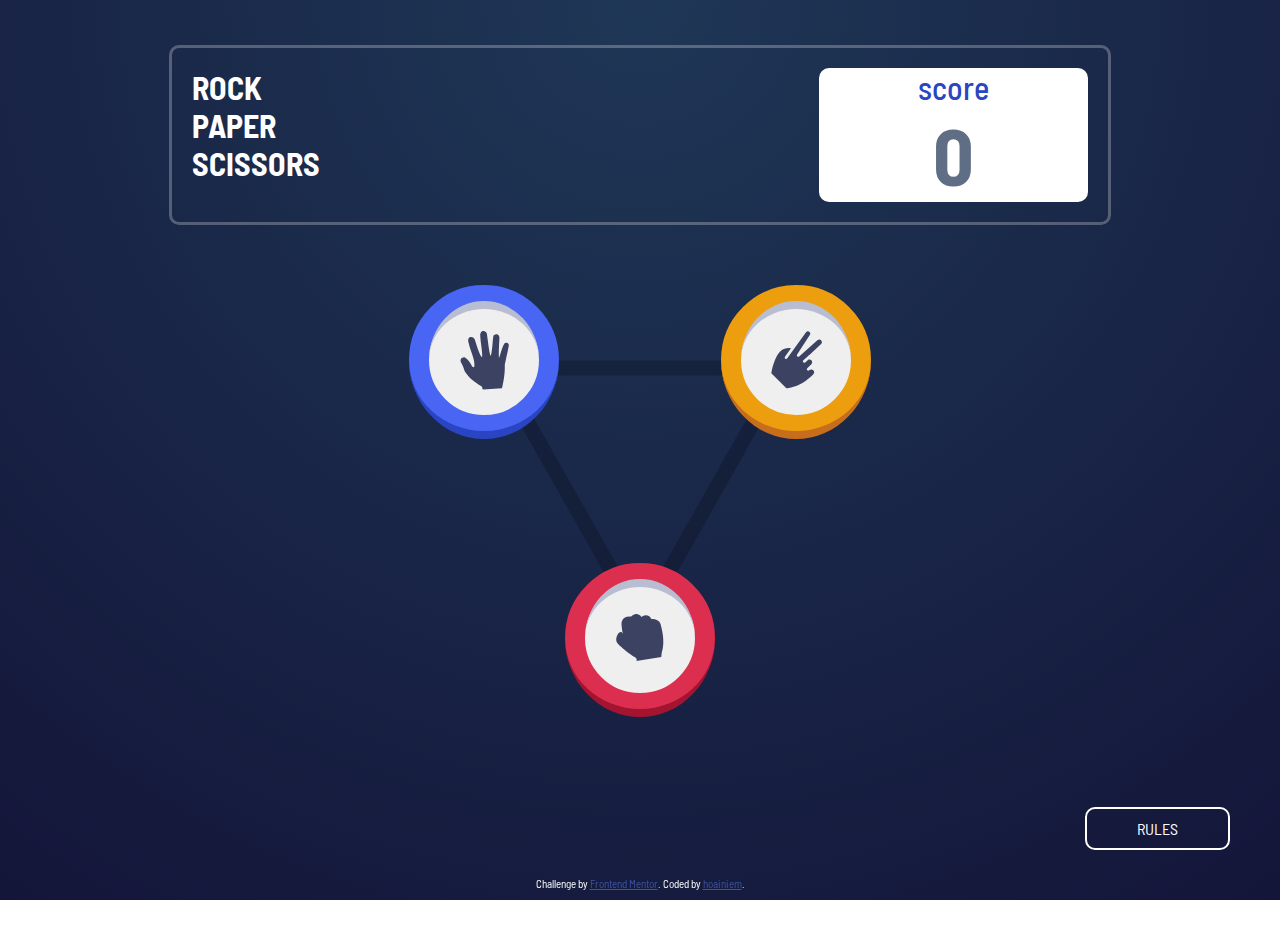
<file: rock-paper-scissors-master/index.html>
<html lang="en">
<head>
  <meta charset="UTF-8">
  <meta name="viewport" content="width=device-width, initial-scale=1.0"> <!-- displays site properly based on user's device -->
  <link rel="stylesheet" href="style.css">
  <link rel="icon" type="image/png" sizes="32x32" href="./images/favicon-32x32.png">
  
  <title>Frontend Mentor | Rock, Paper, Scissors</title>

  <!-- Feel free to remove these styles or customise in your own stylesheet 👍 -->
  <style>
    .attribution { font-size: 11px; text-align: center; }
    .attribution a { color: hsl(228, 45%, 44%); }
  </style>
</head>
<body>
  <input checked type="checkbox" id="rule-ckb">
  <div id="frame">
    <div id="score-bar">
      <div id="app-name">
        <div>ROCK</div>
        <div>PAPER</div>
        <div>SCISSORS</div>
      </div>
      <div id="score-container">
        <div>score</div>
        <div id="score">12</div>
      </div>
    </div>
    <div id="center">
      <svg class="main" id="tri" width="312" height="278" xmlns="http://www.w3.org/2000/svg"><path stroke="#000" stroke-width="15" fill="none" opacity=".2" d="M156.5 262 300 8H13z"/></svg>
      <div id="board-container">
        <div class="board">
          <p class="hide">YOU PICKED</p>
          <div class="place-holder hide" id="left-holder"></div>
        </div>
        <div class="board">
          <p class="hide">THE HOUSE PICKED</p>
          <div class="place-holder hide" id="right-holder">
          </div>
        </div>
        <div class = "hide" id="result-container">
          <div id="result"></div>
          <div id="replay-button">PLAY AGAIN</div>
        </div>
      </div>
      <div class="main token paper" idx=2></div>
      <div class="main token scissors" idx=1></div>
      <div class="main token rock" idx=0></div>
      <div class="token admin hide"></div>
    </div>
  </div>
  <label for="rule-ckb" id="rule-button">
    RULES
  </label>
  <div id="rule">
    <div id="guide">
      <div id="rule-topbar">
        <span>RULES</span>
        <label for="rule-ckb">
          <svg xmlns="http://www.w3.org/2000/svg" width="20" height="20"><path fill="#3B4262" fill-rule="evenodd" d="M16.97 0l2.122 2.121-7.425 7.425 7.425 7.425-2.121 2.12-7.425-7.424-7.425 7.425L0 16.97l7.425-7.425L0 2.121 2.121 0l7.425 7.425L16.971 0z" opacity=".25"/></svg>
        </label>
      </div>
      <svg xmlns="http://www.w3.org/2000/svg" width="304" height="270"><defs><linearGradient id="a" x1="50%" x2="50%" y1="0%" y2="100%"><stop offset="0%" stop-color="#FFF" stop-opacity=".097"/><stop offset="100%" stop-color="#FFF" stop-opacity="0"/></linearGradient><linearGradient id="b" x1="50%" x2="50%" y1="0%" y2="100%"><stop offset="0%" stop-color="#FFF" stop-opacity=".097"/><stop offset="100%" stop-color="#FFF" stop-opacity="0"/></linearGradient></defs><g fill="none" fill-rule="evenodd"><ellipse cx="53.189" cy="54.815" fill="#B1B4C5" rx="53.189" ry="54.815"/><ellipse cx="53.189" cy="52.385" fill="url(#a)" rx="53.189" ry="52.385"/><g transform="translate(12.357 12.421)"><ellipse cx="40.832" cy="41.044" fill="#E1E4ED" rx="40.832" ry="41.044"/><path fill="#8A90AC" fill-rule="nonzero" d="M56.697 30.417a2.125 2.125 0 00-.904-.146c-.417.03-.755.201-.955.481-1.177 1.666-2.141 4.81-2.919 7.337-.357 1.169-.836 2.733-1.183 3.475-.362-2.08.047-9.697.206-12.63l.002-.047c.11-2.038.125-2.396.1-2.553-.174-1.118-.618-1.852-1.319-2.18-.708-.333-1.629-.186-2.62.417-.497.303-.635 1.345-1.061 6.067l-.002.02c-.235 2.595-.776 8.568-1.441 9.563-.75-1.392-1.784-9.3-2.23-12.722-.312-2.397-.494-3.774-.616-4.19-.257-.87-1.343-1.611-2.418-1.653-.895-.044-1.629.415-1.98 1.214-.655.736-.423 3.179.302 8.964.344 2.754 1.056 8.441.608 9.08-.893-.099-2.427-3.661-4.559-10.592-.598-1.942-.783-2.525-.967-2.78-.362-.891-1.593-1.578-2.696-1.5a2.314 2.314 0 00-.277.036c-.578.116-1.896.653-1.615 3.13.779 3.435 1.624 5.957 2.445 8.405l.016.05c.491 1.465.955 2.85 1.387 4.388 1.016 3.63.621 5.882.616 5.907-.034.232-.105.374-.211.423a.405.405 0 01-.143.033c-.322.023-.805-.193-1.055-.333-.568-1.098-3.4-6.33-5.967-7.055L25.15 41l-.093.008c-.942.09-1.634.45-2.057 1.068-.67.978-.393 2.224-.325 2.474l.038.09c.02.037 2.079 3.825 2.397 5.587.275 1.511 1.696 3.148 2.838 4.464l.047.054c.373.43.695.802.948 1.146 3.316 3.492 8.558 6.428 8.601 6.452.654.487 1.018.958 1.056 1.363a.595.595 0 01-.117.43l-.114.12.725.711 13.832-.98.59-2.73c1.823-7.705 1.442-14.275 1.436-14.319.007-.242.518-2.58.93-4.468l.011-.048c.82-3.763 1.838-8.444 2.034-10.225.085-.761-.398-1.46-1.23-1.779z"/></g><g transform="translate(196)"><ellipse cx="53.686" cy="54.815" fill="#B1B4C5" rx="53.686" ry="54.815"/><ellipse cx="53.686" cy="52.385" fill="url(#b)" rx="53.686" ry="52.385"/><g transform="translate(12.473 12.421)"><ellipse cx="41.214" cy="41.044" fill="#E1E4ED" rx="41.214" ry="41.044"/><path fill="#8A90AC" fill-rule="nonzero" d="M30.455 40.692l4.451-6.234c-1.85-.307-5.248-.375-8.031 2.397-4.388 4.37-6.165 13.809-6.535 16.093l11.15 11.105c2.008-.17 10.896-1.353 19.46-9.881.09-.184 2.177-1.72.471-3.418-.814-.81-2.162-.796-2.993.033a1.051 1.051 0 01-1.497.015 1.04 1.04 0 01.015-1.49l3.026-3.014c1.538-1.532.089-4.116-2.058-3.495l-2.477 2.112a1.065 1.065 0 01-1.497-.103c-.384-.443-.302-1.114.135-1.492 8.654-7.562 7.39-6.65 12.958-11.848 2.08-1.725-.536-4.776-2.586-3.03L40.978 40.506a1.051 1.051 0 01-1.378-.015c-.445-.383-.455-.934-.164-1.37l9.395-14.545c1.373-1.852-1.33-3.91-2.776-2.042L32.164 41.881a1.05 1.05 0 01-1.47.255 1.02 1.02 0 01-.24-1.444z"/></g></g><g transform="translate(98 160)"><ellipse cx="53.686" cy="54.815" fill="#B1B4C5" rx="53.686" ry="54.815"/><ellipse cx="53.686" cy="52.385" fill="url(#b)" rx="53.686" ry="52.385"/><g transform="translate(12.473 12.421)"><ellipse cx="41.214" cy="41.044" fill="#E1E4ED" rx="41.214" ry="41.044"/><path fill="#8A90AC" fill-rule="nonzero" d="M57.179 35.15c-.475-5.997-7.208-5.385-7.208-5.385-2.842-5.01-7.281-1.381-7.281-1.381-3.41-4.911-7.687-.36-7.687-.36-7.373-.796-7.087 5.234-7.087 5.234-.173 1.917 1.04 7.847 1.04 7.847-1.094-3.418-3.467-.581-3.467-.581-2.917 4.502-.721 6.967-.721 6.967 3.947 4.626 12.357 10.18 12.357 10.18 3.046 1.745 1.757 3.3 1.757 3.3l18.42-3.044.424-3.494c2.8-8.472-.547-19.284-.547-19.284z"/></g></g><text fill="#B1B4C5" font-family="BarlowSemiCondensed-Bold, Barlow Semi Condensed" font-size="13" font-style="condensed" font-weight="bold"><tspan x="134" y="31">BEATS</tspan></text><text fill="#B1B4C5" font-family="BarlowSemiCondensed-Bold, Barlow Semi Condensed" font-size="13" font-style="condensed" font-weight="bold"><tspan x="40" y="147">BEATS</tspan></text><text fill="#B1B4C5" font-family="BarlowSemiCondensed-Bold, Barlow Semi Condensed" font-size="13" font-style="condensed" font-weight="bold"><tspan x="235" y="147">BEATS</tspan></text><g fill="#B1B4C5" transform="matrix(-1 0 0 1 177 39)"><rect width="50" height="4" y="10" rx="2"/><path d="M41.963 2.015l8.59 8.728c.716.727.71 1.896-.013 2.616a1.833 1.833 0 01-2.6-.013l-8.59-8.728a1.855 1.855 0 01.013-2.616 1.833 1.833 0 012.6.013z"/><path d="M39.35 19.382l8.59-8.728a1.833 1.833 0 012.6-.013c.723.72.729 1.889.013 2.616l-8.59 8.728a1.833 1.833 0 01-2.6.013 1.855 1.855 0 01-.013-2.616z"/></g><g fill="#B1B4C5" transform="scale(1 -1) rotate(-55 -82.574 -131.195)"><rect width="50" height="4" y="10" rx="2"/><path d="M41.963 2.015l8.59 8.728c.716.727.71 1.896-.013 2.616a1.833 1.833 0 01-2.6-.013l-8.59-8.728a1.855 1.855 0 01.013-2.616 1.833 1.833 0 012.6.013z"/><path d="M39.35 19.382l8.59-8.728a1.833 1.833 0 012.6-.013c.723.72.729 1.889.013 2.616l-8.59 8.728a1.833 1.833 0 01-2.6.013 1.855 1.855 0 01-.013-2.616z"/></g><g fill="#B1B4C5" transform="rotate(-55 240.022 -103.651)"><rect width="50" height="4" y="10" rx="2"/><path d="M41.963 2.015l8.59 8.728c.716.727.71 1.896-.013 2.616a1.833 1.833 0 01-2.6-.013l-8.59-8.728a1.855 1.855 0 01.013-2.616 1.833 1.833 0 012.6.013z"/><path d="M39.35 19.382l8.59-8.728a1.833 1.833 0 012.6-.013c.723.72.729 1.889.013 2.616l-8.59 8.728a1.833 1.833 0 01-2.6.013 1.855 1.855 0 01-.013-2.616z"/></g></g></svg>
    </div>
  </div>
  <div class="attribution">
    Challenge by <a href="https://www.frontendmentor.io?ref=challenge" target="_blank">Frontend Mentor</a>. 
    Coded by <a href="#">hoainiem</a>.
  </div>
</body>
<script src="script.js"></script>
</html>
</file>
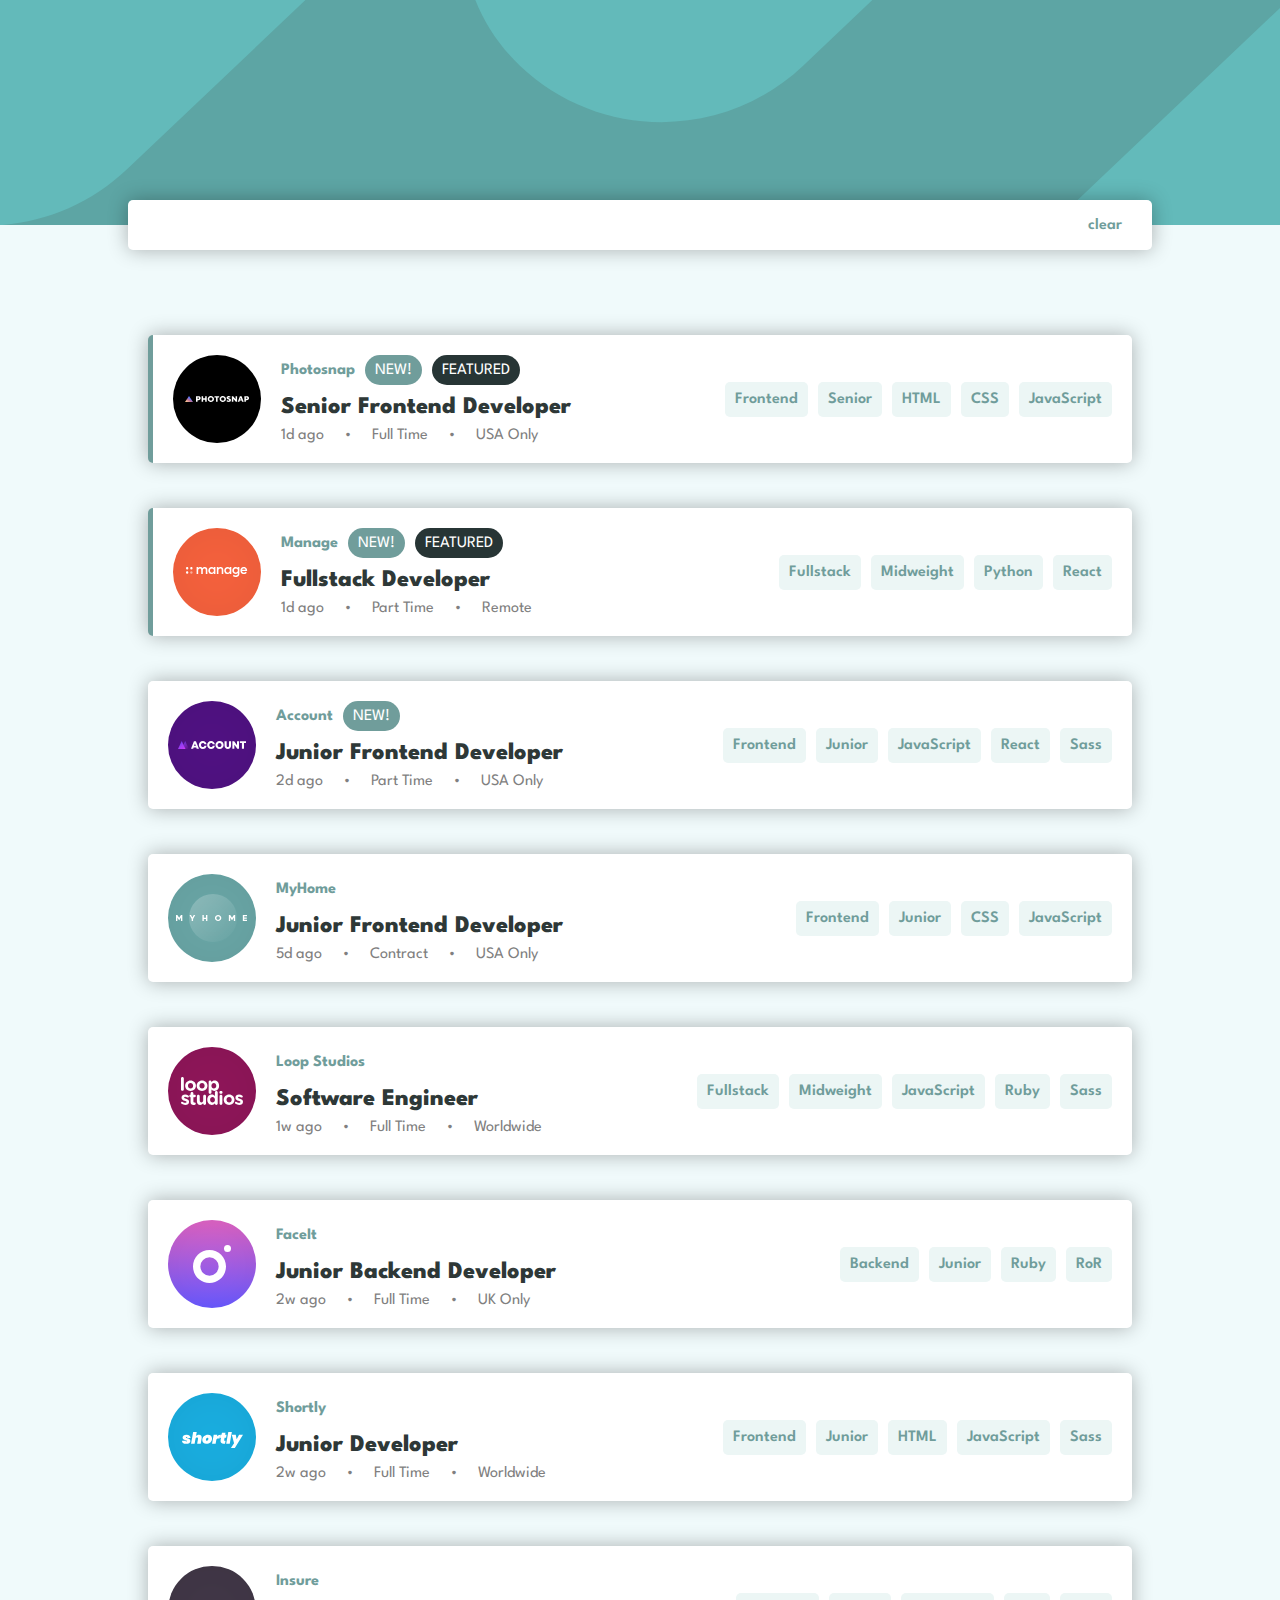
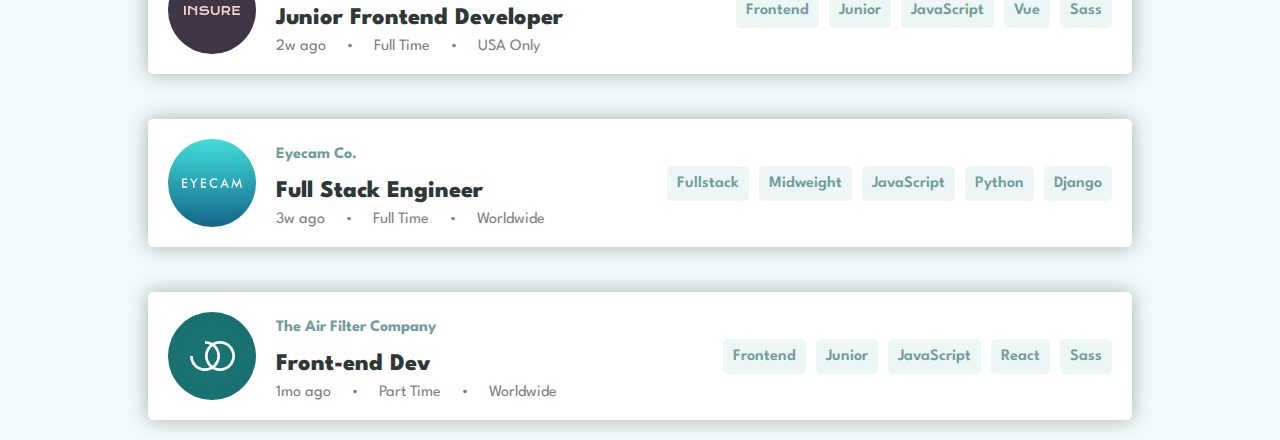
<file: static-job-listings-master/index.html>
<html>
<head>
  <meta charset="UTF-8">
  <meta name="viewport" content="width=device-width, initial-scale=1.0"> <!-- displays site properly based on user's device -->
  <link rel="stylesheet" href="style.css">
  <link rel="icon" type="image/png" sizes="32x32" href="./images/favicon-32x32.png">
  
  <title>Frontend Mentor | Job Listings</title>

  <!-- Feel free to remove these styles or customise in your own stylesheet 👍 -->
  <style>
    .attribution { font-size: 11px; text-align: center; }
    .attribution a { color: hsl(228, 45%, 44%); }
  </style>
</head>
<div id="inp-container">
  <input type="radio" name="role" id="roleAll" checked>
  <input type="radio" name="level" id="levelAll" checked>
</div>
<body>
  <svg viewBox="0 0 1440 156" xmlns="http://www.w3.org/2000/svg" xmlns:xlink="http://www.w3.org/1999/xlink"><defs><path id="a" d="M0 0h1440v156H0z"/></defs><g fill="none" fill-rule="evenodd"><mask id="b" fill="#fff"><use xlink:href="#a"/></mask><use xlink:href="#a"/><g mask="url(#b)" fill="#63BABA"><path d="M495.73 563.419c-51.439-48.795-53.583-130.05-4.788-181.489a128.377 128.377 0 0 1 4.789-4.789l418.16-396.66c55.045-52.215 141.329-52.215 196.374 0 50.418 47.825 53.478 126.835 7.634 178.39l188.06-178.39c55.045-52.215 141.328-52.215 196.373 0 51.44 48.794 53.583 130.049 4.789 181.488a128.377 128.377 0 0 1-4.789 4.789l-418.158 396.658c-55.045 52.215-141.329 52.215-196.374 0-50.418-47.825-53.478-126.835-7.634-178.39L692.104 563.42c-55.045 52.215-141.328 52.215-196.373 0ZM360.464 45.523c-51.44-48.794-53.583-130.05-4.789-181.488a128.377 128.377 0 0 1 4.789-4.79l418.163-396.663c55.046-52.215 141.33-52.215 196.374 0 51.44 48.794 53.583 130.05 4.789 181.488a128.376 128.376 0 0 1-4.789 4.79L556.837 45.522c-55.045 52.215-141.328 52.215-196.373 0Zm-468.795 71.832c-51.439-48.795-53.583-130.05-4.789-181.489a128.377 128.377 0 0 1 4.79-4.788l418.16-396.661c55.045-52.215 141.328-52.215 196.373 0 51.44 48.794 53.583 130.05 4.79 181.488a128.378 128.378 0 0 1-4.79 4.789l-418.16 396.66c-55.045 52.216-141.329 52.216-196.374 0Z"/></g></g></svg>
  <div id="frame">
    <div id="filter-bar">
      <div id="filter">
        <div class="filter-item filter-role">
          <input type="radio" name="role" id="Frontend">
          <div>Frontend</div>
          <input type="radio" name="role" id="Backend">
          <div>Backend</div>
          <input type="radio" name="role" id="Fullstack">
          <div>Fullstack</div>
          <label class="filter-remove" for="roleAll">
            <svg xmlns="http://www.w3.org/2000/svg" viewbox="0 0 14 14"><path fill="#FFF" fill-rule="evenodd" d="M11.314 0l2.121 2.121-4.596 4.596 4.596 4.597-2.121 2.121-4.597-4.596-4.596 4.596L0 11.314l4.596-4.597L0 2.121 2.121 0l4.596 4.596L11.314 0z"/></svg>
          </label>
        </div>
        <div class="filter-item filter-level">
          <input type="radio" name="level" id="Junior">
          <div>Junior</div>
          <input type="radio" name="level" id="Midweight">
          <div>Midweight</div>
          <input type="radio" name="level" id="Senior">
          <div>Senior</div>
          <label class="filter-remove" for="levelAll">
            <svg xmlns="http://www.w3.org/2000/svg" viewbox="0 0 14 14"><path fill="#FFF" fill-rule="evenodd" d="M11.314 0l2.121 2.121-4.596 4.596 4.596 4.597-2.121 2.121-4.597-4.596-4.596 4.596L0 11.314l4.596-4.597L0 2.121 2.121 0l4.596 4.596L11.314 0z"/></svg>
          </label>
        </div>
        <!-- <div class="filter-item">
          <div>JavaScript</div>
          <label class="filter-remove" for="">
            <svg xmlns="http://www.w3.org/2000/svg" viewbox="0 0 14 14"><path fill="#FFF" fill-rule="evenodd" d="M11.314 0l2.121 2.121-4.596 4.596 4.596 4.597-2.121 2.121-4.597-4.596-4.596 4.596L0 11.314l4.596-4.597L0 2.121 2.121 0l4.596 4.596L11.314 0z"/></svg>
          </label>
        </div> -->

      </div>
      <div id="clear-button">clear</div>
    </div>
    <div id="job-container">

    </div>
  </div>
  <!-- <div class="attribution">
    Challenge by <a href="https://www.frontendmentor.io?ref=challenge" target="_blank">Frontend Mentor</a>. 
    Coded by <a href="#">Your Name Here</a>.
  </div> -->
</body>
<script src="script.js"></script>
</html>
</file>
<file: rock-paper-scissors-master/style.css>
@import url('https://fonts.googleapis.com/css2?family=Barlow+Semi+Condensed:ital,wght@0,100;0,200;0,300;0,400;0,500;0,600;0,700;0,800;0,900;1,100;1,200;1,300;1,400;1,500;1,600;1,700;1,800;1,900&display=swap');

:root {
    --med_token: 150px;
    --load_dur: 2s;
}

body > * {
    box-sizing: border-box;
}

body {
    height: 100vh;
    background-image: radial-gradient(circle at 50% 0, hsl(214, 47%, 23%), hsl(237, 49%, 15%));
    /* background-size: cover; */
    background-repeat: no-repeat;
    overflow: hidden;
    margin: 0;
    font-family: "Barlow Semi Condensed", sans-serif;
}

#rule {
    width: 100%;
    height: 100%;
    background-color: rgba(0, 0, 0, 0.3);
    position: absolute;
    margin: 0;
}

#guide {
    background-color: white;
    position: absolute;
    top: 50%;
    left: 50%;
    transform: translate(-50%, -50%);
    padding: 40px;
    border-radius: 5px;
}

#rule-topbar {
    display: flex;
    justify-content: space-between;
    margin-bottom: 50px;
    color: hsl(229, 25%, 31%);
    font-size: 2em;
    font-weight: 700;
    align-items: center;
}

#rule-button {
    color: white;
    font-weight: 400;
    padding: 10px;
    border: 2px solid white;
    position: absolute;
    bottom: 50px;
    right: 50px;
    border-radius: 10px;
    padding-inline: 50px;
    cursor: pointer;
    transition: all 0.5s;
}

#rule-button:hover {
    background-color: white;
    color: hsl(229, 25%, 31%);
    box-shadow: 0 0 20px rgba(255, 255, 255, 0.5);
}

#rule-ckb {
    display: none;
}

body:has(#rule-ckb:checked) #rule {
    display: none;
}

#rule-topbar > label{
    cursor: pointer;
}

#frame {
    /* background-color: white; */
    position: absolute;
    inset: 0 15% 0 15%;
    display: flex;
    flex-direction: column;
    padding-top: 5vh;
    align-items: center;
    gap: 15vh;
}

#score-bar {
    width: 100%;
    border: 3px solid rgba(225, 225, 225, 0.3);
    border-radius: 10px;
    padding: 20px;
    display: flex;
    justify-content: space-between;
}

#app-name {
    color: white;
    font-size: 2em;
    font-weight: 700;
    display: flex;
    flex-direction: column;
    gap: 0;
}

#app-name div{
    margin: 0;
}

#score-container {
    background-color: white;
    flex-basis: 30%;
    border-radius: 10px;
    display: flex;
    flex-direction: column;
    justify-content: center;
    align-items: center;
    gap: 0;
}

#score-container div:first-child {
    color: hsl(229, 64%, 46%);
    font-weight: 500;
    font-size: 2em;
}

#score-container div:last-child {
    color: hsl(217, 16%, 45%);
    font-size: 5em;
    font-weight: 700;
}

#center {
    position: relative;
    /* background-color: white; */
    width: 100%;
    height: 278px;
}

#tri {
    position: absolute;
    left: calc(50% - 156px);
}

.token {
    width: var(--med_token);
    height: var(--med_token);
    border-radius: 50%;
    background-color: rgba(239,239,239,255);
    position: absolute;
    display: flex;
    justify-content: center;
    align-items: center;
    box-sizing: border-box;
    border: 20px solid black;
    cursor: pointer;
}

.token::after {
    content: '';
    position: absolute;
    border-radius: 50%;
    width: var(--med_token);
    height: var(--med_token);
    background-color: transparent;
}

.token::before {
    content: '';
    position: absolute;
    border-radius: 50%;
    width: 100%;
    height: 100%;
    background-color: transparent;
    border-top: 8px solid rgba(184,189,210,255);
}

#center > .token:nth-of-type(2) {
    top: calc(-1 * (var(--med_token) / 2));
    left: calc(50% - 1 * (var(--med_token) / 2) - 156px);
}

#center > .token:nth-of-type(3) {
    top: calc(-1 * (var(--med_token) / 2));
    right: calc(50% - 1 * (var(--med_token) / 2) - 156px);
}

#center > .token:nth-of-type(4) {
    bottom: calc(-1 * (var(--med_token) / 2));
    left: calc(50% - 1 * (var(--med_token) / 2));
}

div[idx="2"] {
    border-color: hsl(230, 89%, 62%);
}

div[idx="2"]::after {
    border-bottom: 8px solid rgba(41,69,195,255);
}

.token[idx="1"] {
    border-color:  hsl(39, 89%, 49%);
}

.token[idx="1"]::after {
    border-bottom: 8px solid rgba(199,110,28,255);
}

.token[idx="0"] {
    border-color: hsl(349, 71%, 52%);
}

.token[idx="0"]::after {
    border-bottom: 8px solid rgba(162,20,48,255);
}

.hide {
    visibility: hidden;
}

.board {
    color: white;
    font-weight: 600;
    font-size: 1.5em;
    display: flex;
    flex-direction: column;
    align-items: center;
    justify-content: center;
    top: -100px;
}

.board .place-holder {
    position: relative;
    width: 400px;
    height: 400px;
    border-radius: 50%;
    background-color: rgba(255, 255, 255, 1);
    opacity: 0.1;
}

.board .place-holder::before {
    position: absolute;
    top: 50%;
    left: 50%;
    transform: translate(-50%, -50%);
    content: "";
    width: 600px;
    height: 600px;
    border-radius: 50%;
    background-color: rgba(255, 255, 255, 1);
    opacity: 0.5;
}

.board .place-holder::after {
    position: absolute;
    top: 50%;
    left: 50%;
    transform: translate(-50%, -50%);
    content: "";
    width: 800px;
    height: 800px;
    border-radius: 50%;
    background-color: rgba(255, 255, 255, 1);
    opacity: 0.5;
}

#board-container {
    display: flex;
    justify-content: space-between;
    gap: 100px;
    top: -100px;
    position: relative;
}

.admin {
    right: calc(200px - 75px);
    top: 100px;
    cursor: auto !important;
    transform: scale(1.5);
}

.test {
    left: calc(200px - 75px);
    top: 100px;
    transform: scale(1.5);
    display: none;
}

@keyframes moves {
    50% {
        left: calc(200px - 75px);
        top: 100px;
        transform: scale(1);
    }
    75% {
        left: calc(200px - 75px);
        top: 100px;
        transform: scale(1.5);
    }
    100% {
        left: calc(200px - 75px);
        top: 100px;
        transform: scale(1.5);
        cursor: auto;
    }
}

@keyframes adminmoves {
    0% {
        visibility: visible;
        transform: scale(0);
    }
    50% {
        visibility: visible;
        transform: scale(1);
    }
    75% {
        visibility: visible;
        transform: scale(1.5);
    }
    100% {
        visibility: visible;
        transform: scale(1.5);
    }
}

@keyframes backmoves {
    0% {
        visibility: visible;
        transform: scale(0);
    }
    50% {
        visibility: visible;
        transform: scale(0);
    }
    100% {
        visibility: visible;
        transform: scale(1);
    }
}

@keyframes textmoves {
    0% {
        visibility: visible;
        opacity: 0;
    }
    50% {
        visibility: visible;
        opacity: 1;
    }
    100% {
        visibility: visible;
        opacity: 1;
    }
}

@keyframes result {
    0% {
        visibility: visible;
        transform: scaleY(0) translate(-50%, -50%);
    }
    75% {
        visibility: visible;
        transform: scaleY(0) translate(-50%, -50%);
    }
    100% {
        visibility: visible;
        transform: scaleY(1) translate(-50%, -50%);
    }
}

#result-container {
    position: absolute;
    left: 50%;
    top: 60%;
    transform: translate(-50%, -50%);
    display: flex;
    flex-direction: column;
    justify-content: center;
    align-items: center;
    gap: 20px;
    transform-origin: top;
}

#result {
    color: white;
    font-weight: 700;
    font-size: 3em;
}

#replay-button {
    width: 200px;
    height: 50px;
    background-color: white;
    display: flex;
    justify-content: center;
    align-items: center;
    border-radius: 5px;
    color: hsl(229, 25%, 31%);
    font-weight: 600;
    cursor: pointer;
    transition: color 0.5s, box-shadow 0.5s;
}

#replay-button:hover {
    color: red;
    box-shadow: 0 0 20px 0 rgba(255, 255, 255, 0.3);
}

.attribution {
    position: fixed;
    bottom: 10px;
    left: 50%;
    transform: translateX(-50%);
    color: white;
    font-size: 1.2em;
}
</file>
<file: static-job-listings-master/style.css>
@import url('https://fonts.googleapis.com/css2?family=League+Spartan:wght@100..900&display=swap');

:root {
    --text_col: rgba(112,157,155,255);
}

body {
    margin: 0;
    background-color: rgba(240,250,251,255);
    font-family: "League Spartan", sans-serif;
    overflow-y: scroll;
    overflow-x: hidden;
}

body > svg {
    /* width: 100vw; */
    height: 25vh;
    background-color: rgba(93,165,164,255);
}

#frame {
    position: absolute;
    left: 10%;
    right: 10%;
    height: 100px;
    /* display: flex;    
    flex-direction: column; */
}

#filter-bar {
    color: var(--text_col);
    font-weight: 600;
    box-sizing: border-box;
    position: absolute;
    left: 0;
    right: 0;
    min-height: 50px;
    transform: translate(0, -50%);
    background-color: white;
    box-shadow: 0 0 20px rgba(0, 0, 0, 0.3);
    border-radius: 5px;
    display: flex;
    justify-content: space-between;
    padding-inline: 30px;
    align-items: center;
    padding-block: 5px;
}

#filter {
    display: flex;
    flex-wrap: wrap;
    gap: 10px;
}

.filter-item {
    display: flex;
    border-radius: 5px;
    overflow: hidden;
    margin: 0;
}

.filter-item div {
    background-color: rgba(239,249,248,255);
    display: flex;
    justify-content: center;
    align-items: center;
    padding: 5px;
}

.filter-remove {
    background-color: rgba(96,163,162,255);
    width: 30px;
    height: 30px;
    display: flex;
    justify-content: center;
    align-items: center;
    transition: background-color 0.5s;
}

.filter-remove svg{
    width: 20px;
    height: 20px;
    cursor: pointer;
}

.filter-remove:hover {
    background-color: rgba(41,57,57,255);
    /* transition: background-color 0.5s; */
}

#clear-button:hover {
    cursor: pointer;
    text-decoration: underline;
}

#job-container {
    position: absolute;
    left: 0;
    right: 0;
    /* background-color: white; */
    top: 10vh;
    display: flex;
    flex-direction: column;
    gap: 5vh;
    padding: 20px;
}

.job {
    padding: 20px;
    box-shadow: 0 0 20px 0 rgba(0, 0, 0, 0.3);
    background-color: white;
    border-radius: 5px;
    display: flex;
    justify-content: space-between;
    position: relative;
}

.job-info {
    display: flex;
    flex-basis: 50%;
    gap: 20px;
    /* flex-wrap: wrap; */
}

.status, .detail{
    display: flex;
    gap: 10px;
    align-items: center;
}

.info {
    display: flex;
    flex-direction: column;
    justify-content: space-between;
}

.company {
    color: var(--text_col);
    font-weight: 700;
}

.new, .featured{
    color: white;
    background-color: var(--text_col);
    height: 30px;
    border-radius: 15px;
    display: flex;
    justify-content: center;
    align-items: center;
    padding-inline: 10px;
    visibility: hidden;
}

.featured {
    background-color: rgba(39,53,53,255);
}

.name {
    color: rgba(46,56,55,255);
    font-size: 1.5em;
    font-weight: 800;
    transition: color 0.5s;
    cursor: pointer;
}

.name:hover {
    color: var(--text_col);
}

.detail {
    color: grey;
    gap: 20px;
}

.categories {
    display: flex;
    justify-content: end;
    flex-wrap: wrap;
    align-items: center;
    gap: 10px;
}

.categories * {
    padding: 10px;
    background-color: rgba(236,246,245,255);
    color: var(--text_col);
    border-radius: 5px;
    transition: background-color 0.5s, color 0.5s;
    cursor: pointer;
    font-weight: 600;
}

.categories label:hover, .categories div:hover {
    background-color: rgba(92,164,164,255);
    color: white;
}

.unhide {
    visibility: visible !important;
}

.job:has(.featured.unhide) {
    border-left: 5px solid var(--text_col);
}

@media screen and (max-width: 770px) {
    .job img {
        position: absolute;
        top: 0;
        transform: translate(-25%, -50%) scale(0.5);
    }

    .job {
        flex-direction: column !important;
        gap: 20px;
    }

    .job .info {
        gap: 10px;
    }

    .job .categories {
        border-top: 1px solid grey;
        padding-top: 10px;
        justify-content: start;
    }
}

label {
    display: block;
}

.filter-role {
    display: none;
    input {
        display: none;
    }
    div {
        display: none;
    }
}

.filter-role:has(input:checked){
    display: flex;
}

.filter-role > input:checked + div {
    display: flex;
}

body:has(#Frontend:checked) :not([role="Frontend"]).job{
    display: none;
}

body:has(#Backend:checked) :not([role="Backend"]).job{
    display: none;
}

body:has(#Junior:checked) :not([level="Junior"]).job{
    display: none;
}


body:has(#Midweight:checked) :not([level="Midweight"]).job{
    display: none;
}

body:has(#Senior:checked) :not([level="Senior"]).job{
    display: none;
}

body:has(#Fullstack:checked) :not([level="Fullstack"]).job{
    display: none;
}

.filter-level:has(input:checked){
    display: flex;
}

.filter-level > input:checked + div {
    display: flex;
}

.filter-level {
    display: none;
    input {
        display: none;
    }
    div {
        display: none;
    }
}

.filter-item input {
    display: none;
}

.filter-item {
    display: none;
}

.filter-item:has(input:checked) {
    display: flex;
}

body:has(#HTML:checked) {
    :not([need~="HTML"]).job {
        display: none;
    }
}

body:has(#Python:checked) {
    :not([need~="Python"]).job {
        display: none;
    }
}

body:has(#Ruby:checked) {
    :not([need~="Ruby"]).job {
        display: none;
    }
}

body:has(#JavaScript:checked) {
    :not([need~="JavaScript"]).job {
        display: none;
    }
}


body:has(#CSS:checked) {
    :not([need~="CSS"]).job {
        display: none;
    }
}

body:has(#React:checked) {
    :not([need~="React"]).job {
        display: none;
    }
}

body:has(#Sass:checked) {
    :not([need~="Sass"]).job {
        display: none;
    }
}

body:has(#Vue:checked) {
    :not([need~="Vue"]).job {
        display: none;
    }
}

body:has(#Django:checked) {
    :not([need~="Django"]).job {
        display: none;
    }
}

body:has(#RoR:checked) {
    :not([need~="RoR"]).job {
        display: none;
    }
}

#inp-container {
    display: none;
}
</file>
